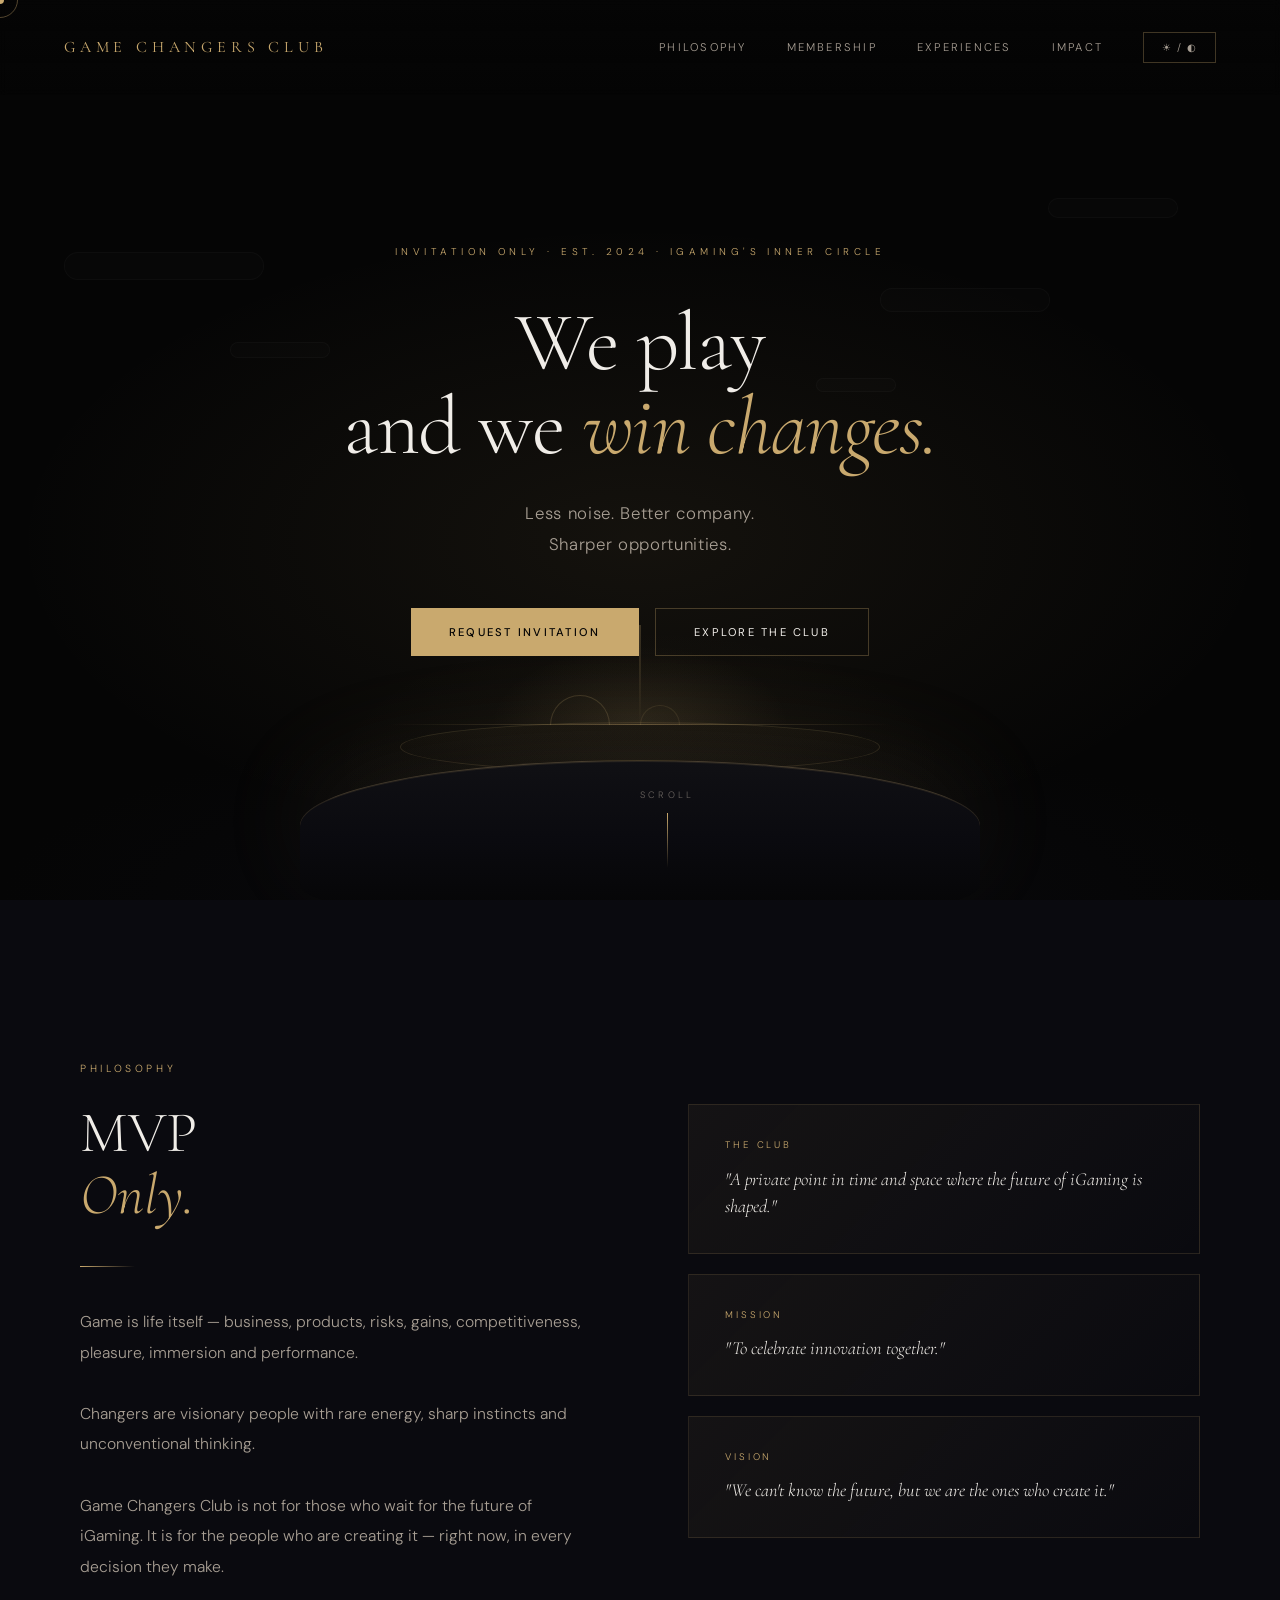
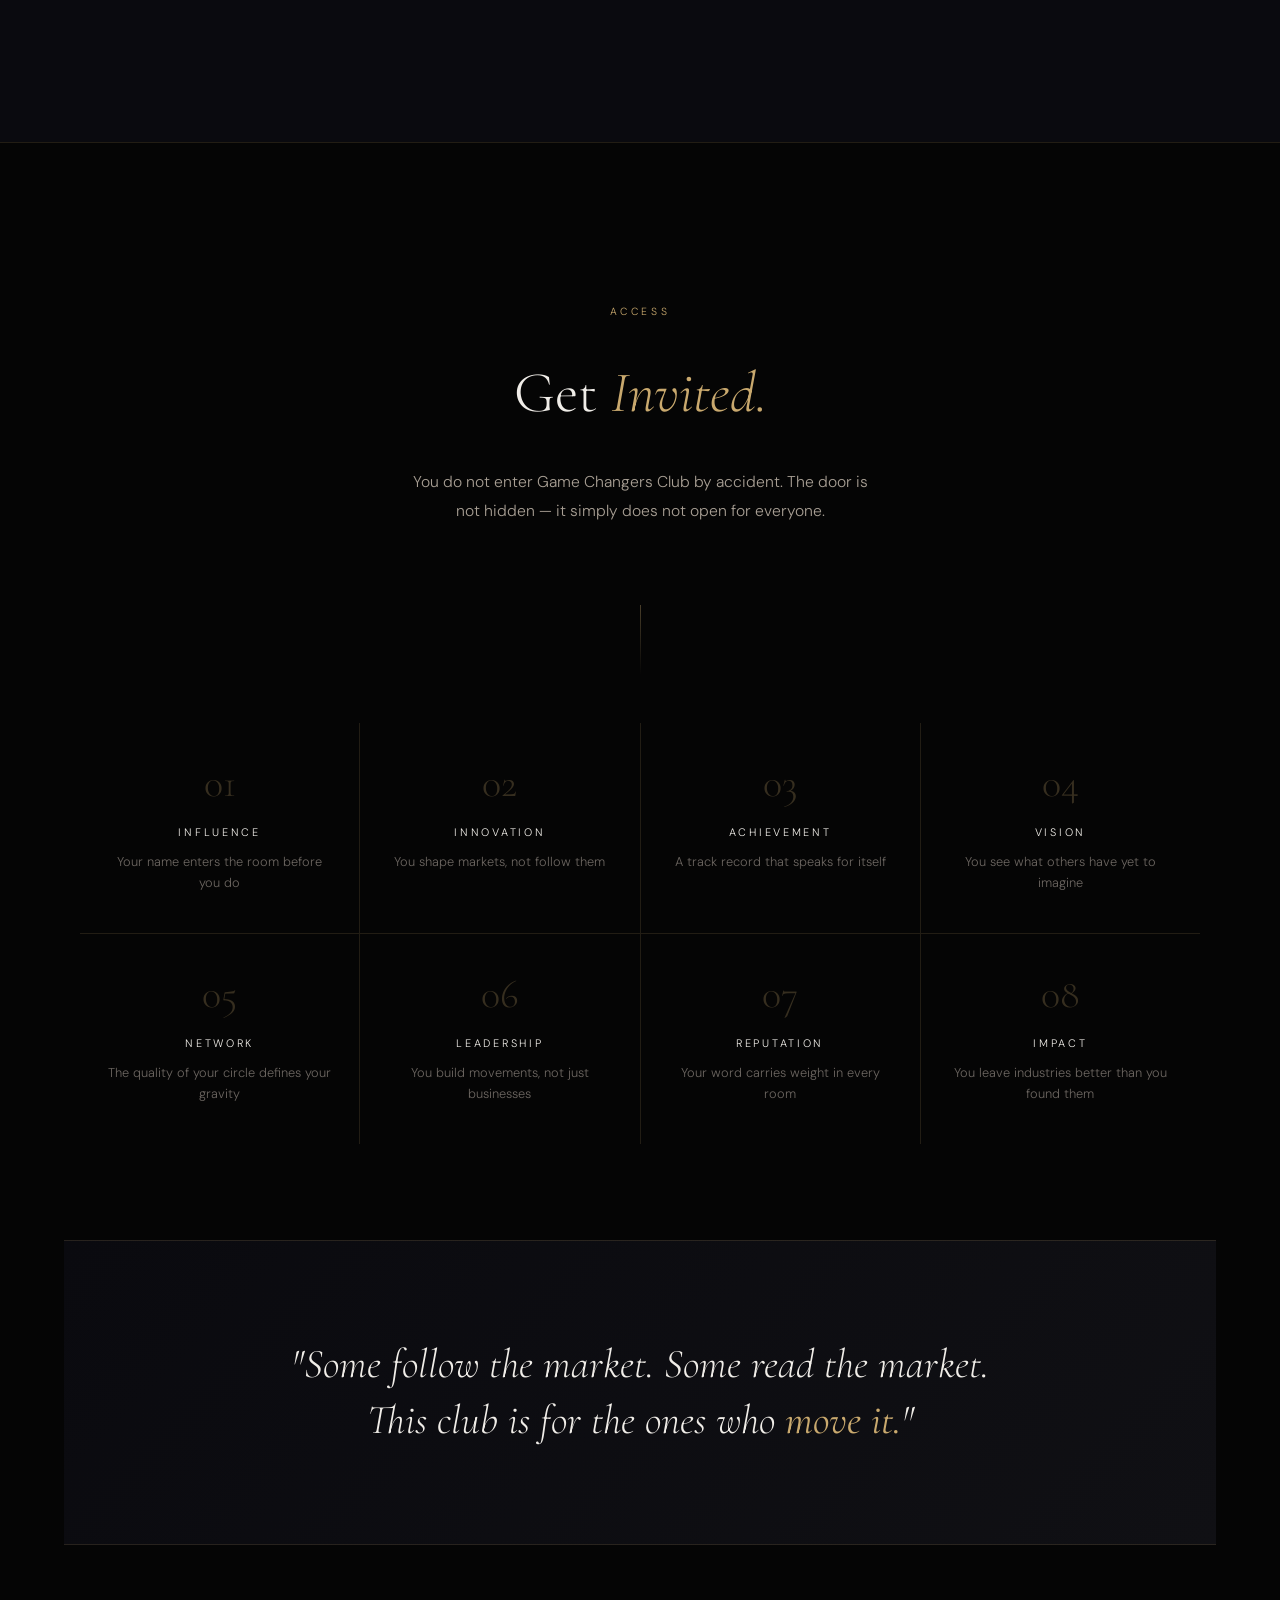
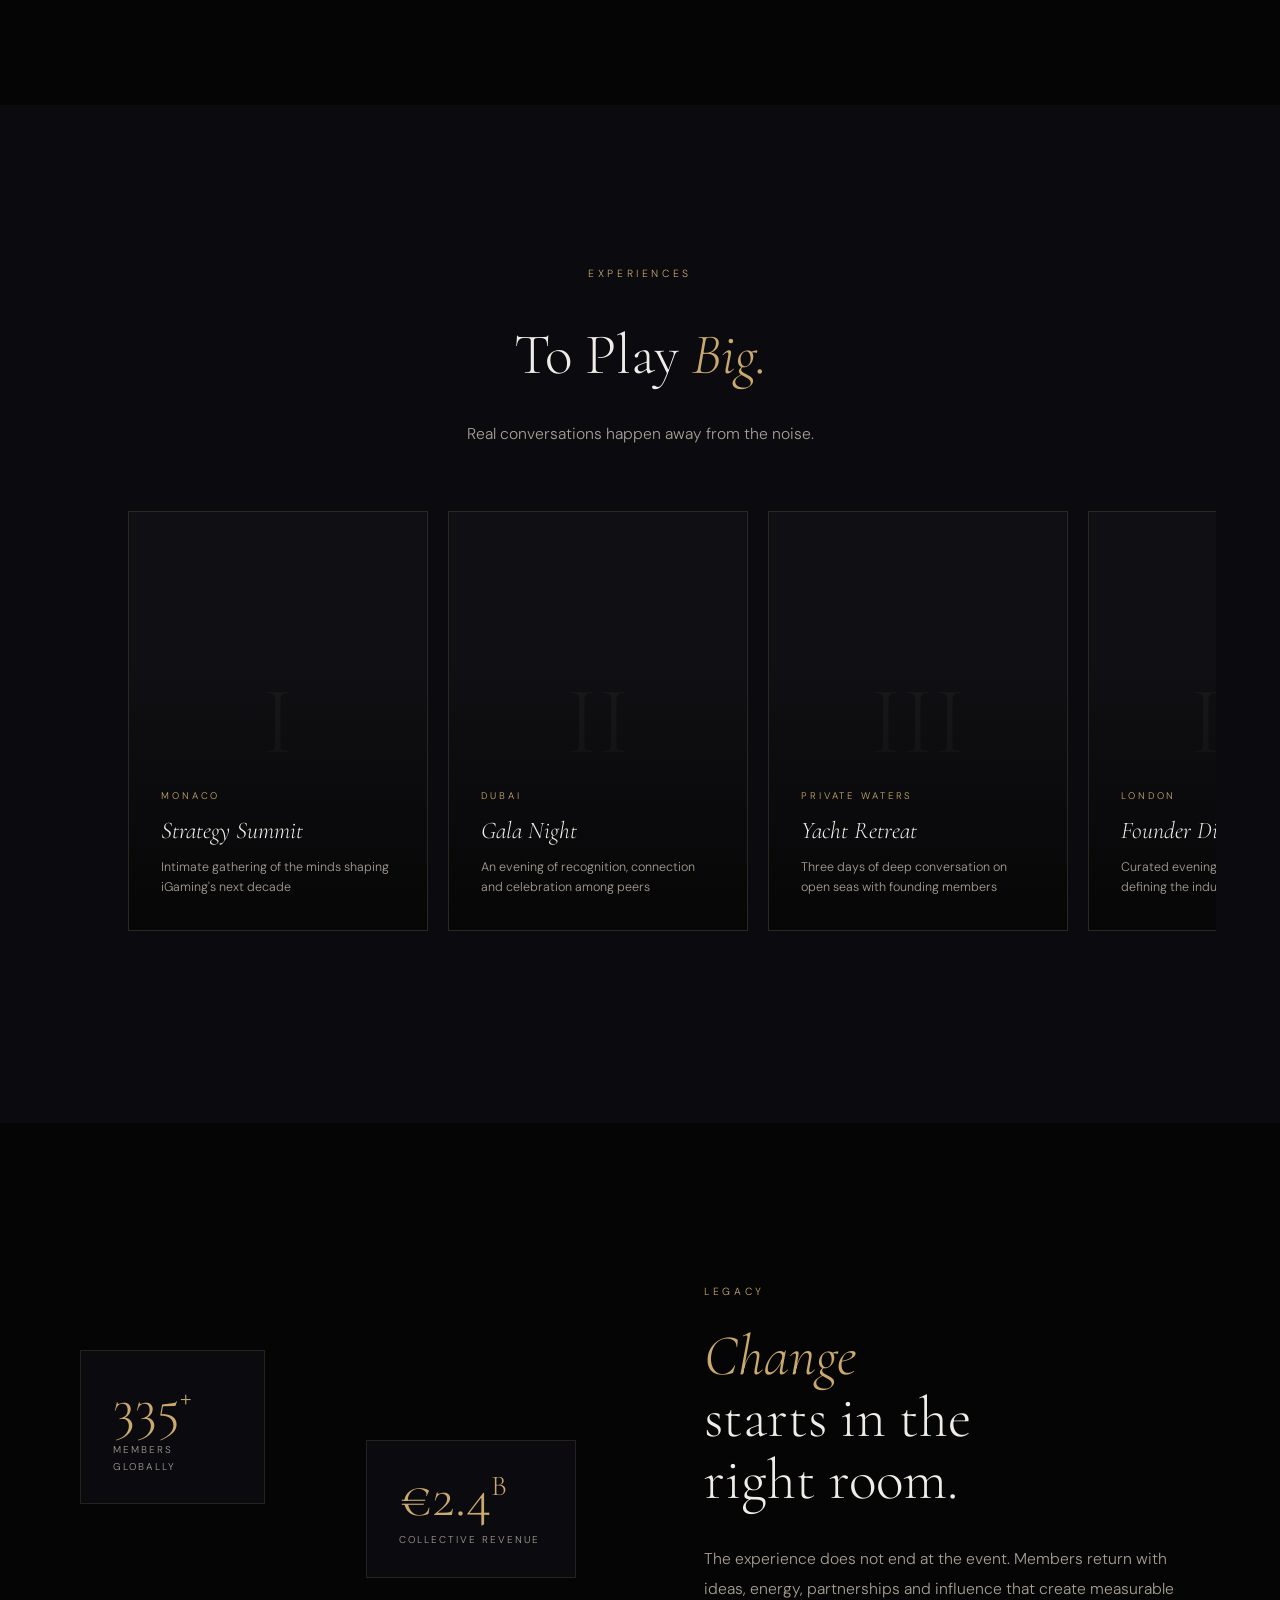
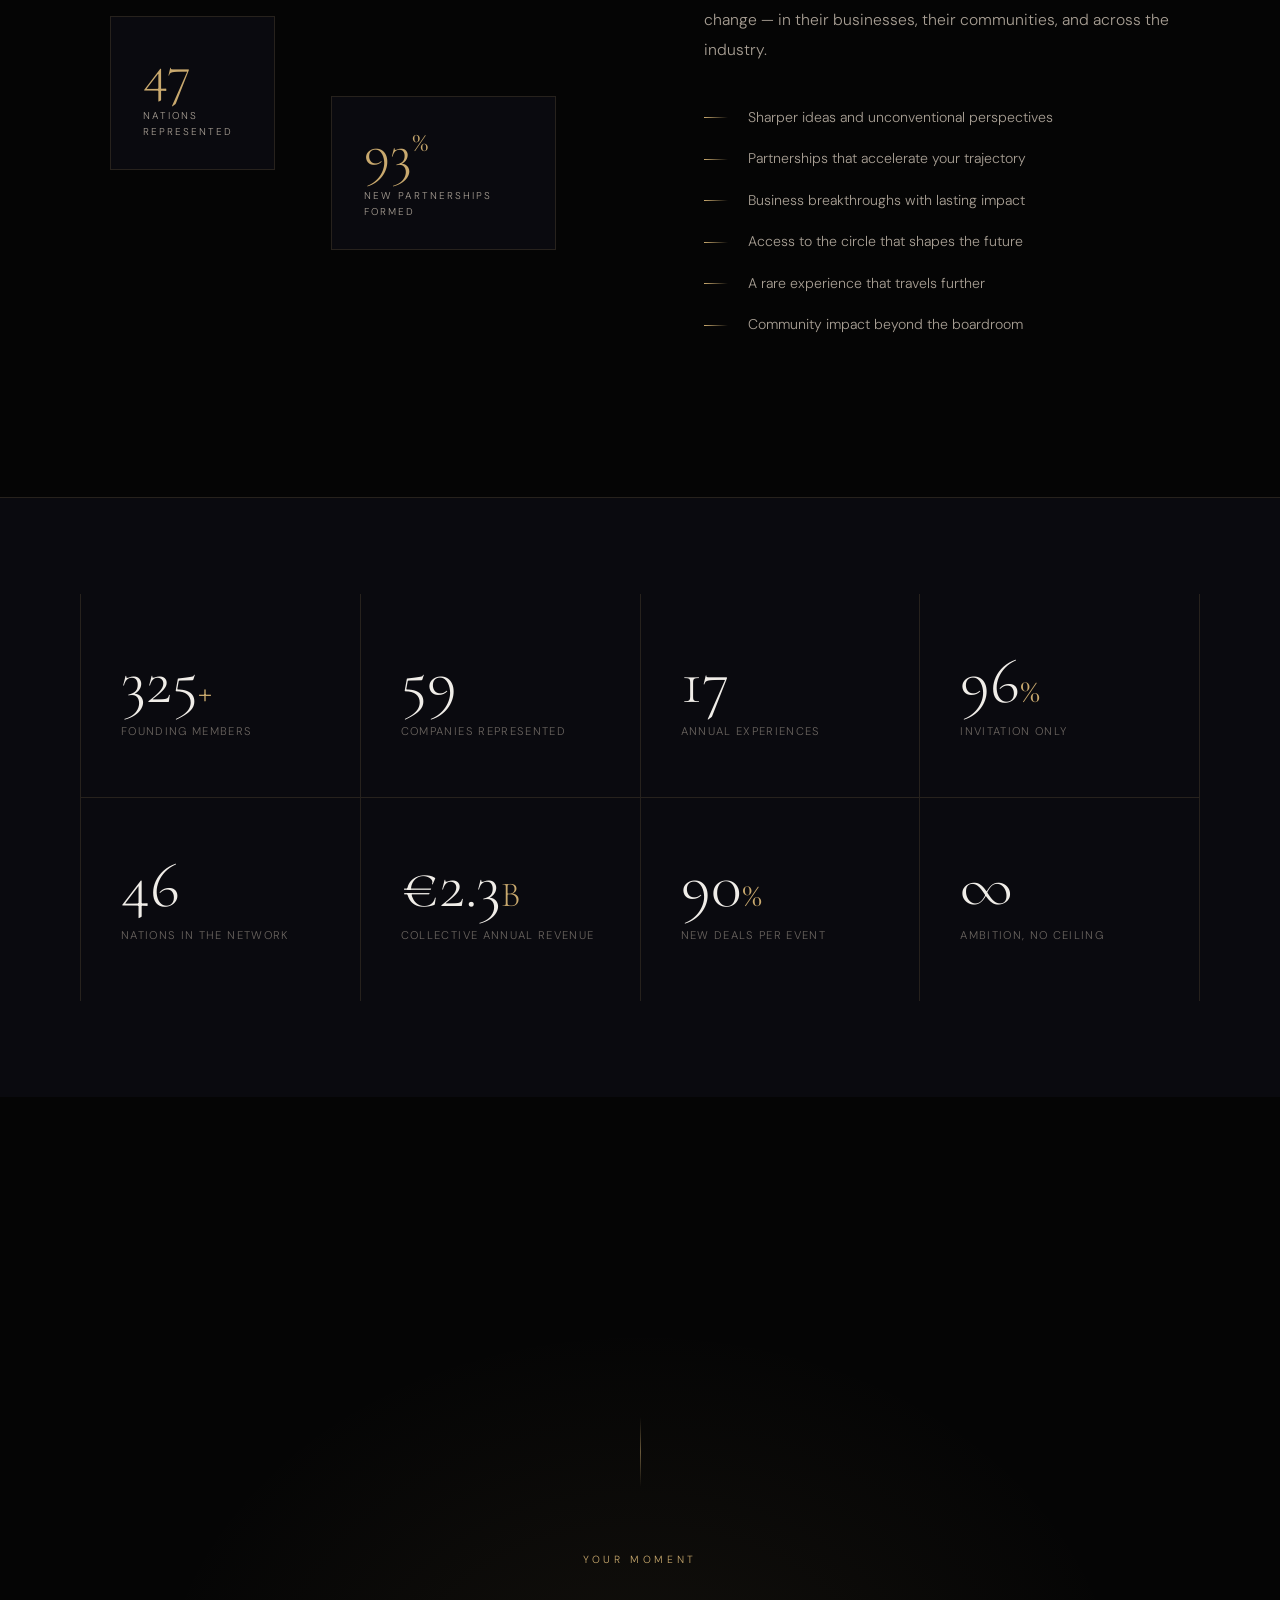
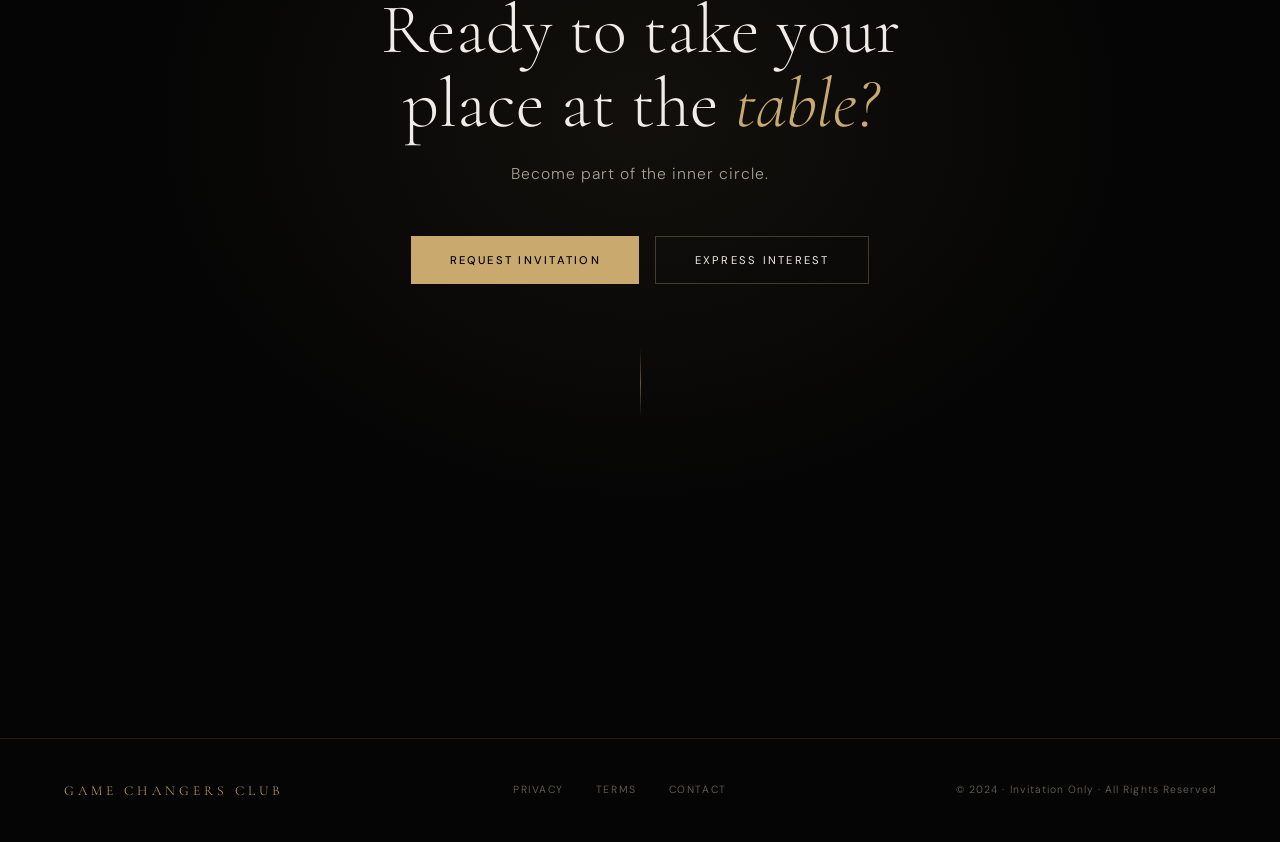
<file: index.html>
<!DOCTYPE html>
<html lang="en">
<head>
<meta charset="UTF-8">
<meta name="viewport" content="width=device-width, initial-scale=1.0">
<title>Game Changers Club — Invitation Only</title>
<link href="https://fonts.googleapis.com/css2?family=Cormorant+Garamond:ital,wght@0,300;0,400;0,600;1,300;1,400&family=DM+Sans:wght@300;400;500&display=swap" rel="stylesheet">
<style>
*,*::before,*::after{box-sizing:border-box;margin:0;padding:0}
:root{
  --bg:#050505;--bg2:#0A0A0F;--bg3:#101014;
  --gold:#C9A96E;--gold2:#E8C98A;--gold3:#F5E0B0;
  --text:#F0EDE8;--text2:#A89F94;--text3:#6B6560;
  --border:rgba(201,169,110,0.15);--border2:rgba(201,169,110,0.3);
  --glow:rgba(201,169,110,0.06);
  --ease:cubic-bezier(0.16,1,0.3,1);
}
[data-theme="light"]{
  --bg:#FAF8F5;--bg2:#F3F0EA;--bg3:#E8E4DC;
  --gold:#8B6A2E;--gold2:#C9A96E;--gold3:#6B4F1E;
  --text:#1A1714;--text2:#5C5448;--text3:#9A9086;
  --border:rgba(139,106,46,0.15);--border2:rgba(139,106,46,0.25);
  --glow:rgba(139,106,46,0.05);
}
html{scroll-behavior:smooth}
body{
  background:var(--bg);color:var(--text);
  font-family:'DM Sans',sans-serif;font-weight:300;
  line-height:1.7;overflow-x:hidden;
  transition:background 0.9s var(--ease),color 0.9s var(--ease);
  cursor:none;
}
*{cursor:none}

/* Custom cursor */
.cursor{position:fixed;width:8px;height:8px;background:var(--gold);border-radius:50%;pointer-events:none;z-index:9999;transform:translate(-50%,-50%);transition:transform 0.1s}
.cursor-ring{position:fixed;width:36px;height:36px;border:1px solid var(--gold);border-radius:50%;pointer-events:none;z-index:9998;opacity:0.4;transform:translate(-50%,-50%);transition:width 0.3s var(--ease),height 0.3s var(--ease),opacity 0.3s}

/* NAV */
nav{
  position:fixed;top:0;left:0;right:0;z-index:100;
  padding:2rem 4rem;display:flex;align-items:center;justify-content:space-between;
  background:linear-gradient(180deg,rgba(5,5,5,0.6) 0%,transparent 100%);
  backdrop-filter:blur(4px);
}
[data-theme="light"] nav{background:linear-gradient(180deg,rgba(250,248,245,0.7) 0%,transparent 100%)}
.nav-logo{font-family:'Cormorant Garamond',serif;font-size:1rem;letter-spacing:0.3em;color:var(--gold);text-transform:uppercase;font-weight:400}
.nav-links{display:flex;gap:2.5rem;align-items:center}
.nav-links a{font-size:0.7rem;letter-spacing:0.2em;text-transform:uppercase;color:var(--text2);text-decoration:none;transition:color 0.4s}
.nav-links a:hover{color:var(--gold)}
.theme-btn{background:none;border:1px solid var(--border2);color:var(--text2);font-size:0.65rem;letter-spacing:0.15em;text-transform:uppercase;padding:0.5rem 1.1rem;font-family:'DM Sans',sans-serif;font-weight:300;transition:all 0.4s}
.theme-btn:hover{border-color:var(--gold);color:var(--gold)}

/* HERO */
.hero{height:100vh;min-height:700px;display:flex;align-items:center;justify-content:center;text-align:center;position:relative;overflow:hidden}
.hero-atmosphere{
  position:absolute;inset:0;
  background:
    radial-gradient(ellipse 70% 50% at 50% 60%,rgba(201,169,110,0.08) 0%,transparent 70%),
    radial-gradient(ellipse 40% 25% at 50% 85%,rgba(201,169,110,0.05) 0%,transparent 60%),
    radial-gradient(ellipse 100% 40% at 50% 100%,rgba(10,10,15,0.8) 0%,transparent 50%);
}
/* Floating island */
.island-scene{position:absolute;bottom:-20px;left:50%;transform:translateX(-50%);width:100%;max-width:900px;height:380px;pointer-events:none}
.island-body{
  position:absolute;bottom:0;left:50%;transform:translateX(-50%);
  width:680px;height:160px;
  background:linear-gradient(180deg,var(--bg3) 0%,var(--bg2) 50%,var(--bg) 100%);
  border-radius:55% 55% 35% 35%/45% 45% 25% 25%;
  border-top:1px solid var(--border2);
  box-shadow:0 -30px 100px rgba(201,169,110,0.07),inset 0 1px 0 rgba(201,169,110,0.12);
}
.island-top{
  position:absolute;bottom:148px;left:50%;transform:translateX(-50%);
  width:480px;height:50px;
  background:linear-gradient(180deg,rgba(201,169,110,0.03) 0%,transparent 100%);
  border-radius:50%;border:1px solid var(--border);
}
.island-light{
  position:absolute;bottom:195px;left:50%;transform:translateX(-50%);
  width:300px;height:80px;
  background:radial-gradient(ellipse at 50% 100%,rgba(201,169,110,0.12),transparent 70%);
}
.island-spire{
  position:absolute;bottom:195px;left:50%;transform:translateX(-50%);
  width:1px;height:100px;
  background:linear-gradient(180deg,rgba(201,169,110,0.5),transparent);
}
.island-arch{
  position:absolute;bottom:195px;left:50%;transform:translateX(-50%) translateX(-60px);
  width:60px;height:30px;border:1px solid rgba(201,169,110,0.2);
  border-bottom:none;border-radius:30px 30px 0 0;
}
.island-arch2{
  position:absolute;bottom:195px;left:50%;transform:translateX(-50%) translateX(20px);
  width:40px;height:20px;border:1px solid rgba(201,169,110,0.12);
  border-bottom:none;border-radius:20px 20px 0 0;
}
.glow-horizon{
  position:absolute;bottom:195px;left:50%;transform:translateX(-50%);
  width:500px;height:1px;
  background:linear-gradient(90deg,transparent,var(--gold),transparent);
  opacity:0.35;
}
/* Clouds */
.cloud{position:absolute;border-radius:60px;background:rgba(255,255,255,0.012);border:1px solid rgba(255,255,255,0.025)}
[data-theme="light"] .cloud{background:rgba(0,0,0,0.03);border:1px solid rgba(0,0,0,0.05)}
.c1{width:200px;height:28px;top:28%;left:5%;animation:cloudDrift1 20s ease-in-out infinite}
.c2{width:130px;height:20px;top:22%;right:8%;animation:cloudDrift2 25s ease-in-out infinite}
.c3{width:100px;height:16px;top:38%;left:18%;animation:cloudDrift1 30s ease-in-out infinite 5s}
.c4{width:170px;height:24px;top:32%;right:18%;animation:cloudDrift2 22s ease-in-out infinite 3s}
.c5{width:80px;height:14px;top:42%;right:30%;animation:cloudDrift1 18s ease-in-out infinite 8s}
@keyframes cloudDrift1{0%,100%{transform:translateX(0) translateY(0)}50%{transform:translateX(25px) translateY(-10px)}}
@keyframes cloudDrift2{0%,100%{transform:translateX(0) translateY(0)}50%{transform:translateX(-20px) translateY(8px)}}

/* Particles */
.particle{position:absolute;width:1px;height:1px;background:var(--gold);border-radius:50%;opacity:0;animation:pFloat var(--pd,5s) ease-in-out infinite var(--delay,0s)}
@keyframes pFloat{0%{opacity:0;transform:translateY(0) translateX(0)}15%{opacity:0.8}80%{opacity:0.15}100%{opacity:0;transform:translateY(-150px) translateX(var(--dx,30px))}}

/* Hero content */
.hero-content{position:relative;z-index:2;max-width:680px;padding:0 2rem}
.hero-badge{font-size:0.62rem;letter-spacing:0.45em;text-transform:uppercase;color:var(--gold);margin-bottom:2.5rem;opacity:0;animation:revealUp 1.2s 0.4s var(--ease) forwards;display:block}
.hero-h1{
  font-family:'Cormorant Garamond',serif;
  font-size:clamp(3.2rem,6.5vw,6rem);line-height:1.02;
  font-weight:300;letter-spacing:-0.015em;color:var(--text);
  margin-bottom:1.75rem;opacity:0;
  animation:revealUp 1.4s 0.7s var(--ease) forwards;
}
.hero-h1 em{font-style:italic;color:var(--gold)}
.hero-p{
  font-size:1.05rem;color:var(--text2);letter-spacing:0.04em;
  line-height:1.85;margin-bottom:3rem;
  opacity:0;animation:revealUp 1.4s 1s var(--ease) forwards;
}
.hero-btns{
  display:flex;gap:1rem;justify-content:center;flex-wrap:wrap;
  opacity:0;animation:revealUp 1.4s 1.3s var(--ease) forwards;
}
.btn-gold{
  background:var(--gold);color:#050505;font-family:'DM Sans',sans-serif;
  font-size:0.7rem;letter-spacing:0.2em;text-transform:uppercase;
  border:none;padding:1rem 2.4rem;font-weight:500;
  transition:background 0.4s,transform 0.3s;
}
.btn-gold:hover{background:var(--gold2);transform:translateY(-2px)}
.btn-outline{
  background:none;border:1px solid var(--border2);color:var(--text);
  font-family:'DM Sans',sans-serif;font-size:0.7rem;letter-spacing:0.2em;
  text-transform:uppercase;padding:1rem 2.4rem;transition:all 0.4s;
}
.btn-outline:hover{border-color:var(--gold);color:var(--gold)}
@keyframes revealUp{from{opacity:0;transform:translateY(35px)}to{opacity:1;transform:translateY(0)}}

.scroll-hint{
  position:absolute;bottom:2rem;left:50%;transform:translateX(-50%);
  display:flex;flex-direction:column;align-items:center;gap:0.6rem;
  opacity:0;animation:revealUp 1s 2.2s ease forwards;
}
.scroll-hint-line{width:1px;height:55px;background:linear-gradient(180deg,var(--gold),transparent);animation:pulseDown 2s ease-in-out infinite}
.scroll-hint-text{font-size:0.58rem;letter-spacing:0.35em;text-transform:uppercase;color:var(--text3);order:-1}
@keyframes pulseDown{0%,100%{opacity:0.3;transform:scaleY(1)}50%{opacity:0.9;transform:scaleY(1.08)}}

/* SECTIONS */
.sp{padding:10rem 4rem}
.sp-sm{padding:6rem 4rem}
.inner{max-width:1120px;margin:0 auto}
.eyebrow{font-size:0.65rem;letter-spacing:0.35em;text-transform:uppercase;color:var(--gold);display:block;margin-bottom:1.5rem}
.serif{font-family:'Cormorant Garamond',serif}
.divider{width:55px;height:1px;background:linear-gradient(90deg,var(--gold),transparent);margin:2.5rem 0}
.section-rule{width:100%;height:1px;background:var(--border)}

/* MVP BLOCK */
.mvp{background:var(--bg2)}
.mvp-grid{display:grid;grid-template-columns:1fr 1fr;gap:6rem;align-items:center}
.mvp-h2{font-size:clamp(2.8rem,4.5vw,4.5rem);line-height:1.08;font-weight:300;margin-bottom:2rem}
.mvp-h2 em{font-style:italic;color:var(--gold)}
.mvp-body{color:var(--text2);line-height:1.95;font-size:0.98rem}
.cards-stack{display:flex;flex-direction:column;gap:1.25rem}
.phil-card{
  border:1px solid var(--border);padding:2rem 2.25rem;
  background:linear-gradient(135deg,var(--glow),transparent);
  transition:border-color 0.5s,transform 0.5s;position:relative;overflow:hidden;
}
.phil-card::before{content:'';position:absolute;top:0;left:0;right:0;height:1px;background:linear-gradient(90deg,transparent,var(--gold),transparent);opacity:0;transition:opacity 0.4s}
.phil-card:hover{border-color:var(--border2);transform:translateX(6px)}
.phil-card:hover::before{opacity:1}
.card-label{font-size:0.6rem;letter-spacing:0.3em;text-transform:uppercase;color:var(--gold);margin-bottom:0.75rem}
.card-text{font-family:'Cormorant Garamond',serif;font-size:1.15rem;font-style:italic;color:var(--text);line-height:1.5}

/* GET INVITED */
.invited{background:var(--bg)}
.invited-head{text-align:center;margin-bottom:5rem}
.invited-h2{font-size:clamp(2.8rem,4.5vw,4.5rem);font-weight:300;margin-bottom:1.5rem}
.invited-sub{font-size:0.98rem;color:var(--text2);max-width:480px;margin:0 auto;line-height:1.85}
.criteria-wrap{display:grid;grid-template-columns:repeat(4,1fr);gap:1px;background:var(--border)}
.criterion{
  background:var(--bg);padding:2.5rem 1.75rem;text-align:center;
  transition:background 0.4s;
}
.criterion:hover{background:var(--glow)}
.crit-n{
  font-family:'Cormorant Garamond',serif;
  font-size:2.5rem;color:var(--gold);opacity:0.25;line-height:1;margin-bottom:1.25rem;font-weight:300;
}
.crit-title{font-size:0.68rem;letter-spacing:0.25em;text-transform:uppercase;color:var(--text);margin-bottom:0.6rem}
.crit-desc{font-size:0.8rem;color:var(--text3);line-height:1.65}
.quote-stripe{
  margin-top:6rem;
  border-top:1px solid var(--border);border-bottom:1px solid var(--border);
  background:linear-gradient(135deg,var(--bg2),var(--bg3));
  padding:6rem 4rem;text-align:center;
}
.big-q{
  font-family:'Cormorant Garamond',serif;
  font-size:clamp(1.6rem,3.2vw,2.8rem);font-weight:300;font-style:italic;
  color:var(--text);line-height:1.35;max-width:820px;margin:0 auto;
}
.big-q strong{color:var(--gold);font-weight:400}

/* PLAY */
.play{background:var(--bg2)}
.play-head{text-align:center;margin-bottom:4rem}
.play-h2{font-size:clamp(2.8rem,4.5vw,4.5rem);font-weight:300;margin-bottom:1rem}
.events-row{
  display:flex;gap:1.25rem;overflow-x:auto;padding:0 4rem 2rem;
  scrollbar-width:none;-webkit-overflow-scrolling:touch;
}
.events-row::-webkit-scrollbar{display:none}
.ev-card{
  flex:0 0 300px;height:420px;position:relative;overflow:hidden;
  border:1px solid var(--border);background:var(--bg3);
  transition:border-color 0.4s,transform 0.5s;
}
.ev-card:hover{border-color:var(--border2);transform:translateY(-6px)}
.ev-roman{
  position:absolute;inset:0;display:flex;align-items:center;justify-content:center;
  font-family:'Cormorant Garamond',serif;font-size:6rem;color:var(--gold);
  opacity:0.06;font-weight:300;user-select:none;
}
.ev-overlay{
  position:absolute;inset:0;padding:2rem;
  display:flex;flex-direction:column;justify-content:flex-end;
  background:linear-gradient(180deg,transparent 35%,rgba(5,5,5,0.9) 100%);
}
[data-theme="light"] .ev-overlay{background:linear-gradient(180deg,transparent 35%,rgba(250,248,245,0.92) 100%)}
.ev-loc{font-size:0.6rem;letter-spacing:0.3em;text-transform:uppercase;color:var(--gold);margin-bottom:0.4rem}
.ev-title{font-family:'Cormorant Garamond',serif;font-size:1.5rem;font-weight:300;font-style:italic;color:var(--text);margin-bottom:0.4rem}
.ev-desc{font-size:0.78rem;color:var(--text2);line-height:1.6}

/* CHANGE */
.change-sec{background:var(--bg)}
.change-grid{display:grid;grid-template-columns:1fr 1fr;gap:8rem;align-items:center}
.change-visual{position:relative;height:520px}
.stat-float{position:absolute;border:1px solid var(--border);padding:1.75rem 2rem;background:var(--bg2)}
.stat-float:hover{border-color:var(--border2)}
.sf1{top:0;left:0;width:185px}
.sf2{top:90px;right:0;width:210px}
.sf3{bottom:100px;left:30px;width:165px}
.sf4{bottom:20px;right:20px;width:225px}
.stat-n{font-family:'Cormorant Garamond',serif;font-size:3.5rem;color:var(--gold);font-weight:300;line-height:1}
.stat-n sup{font-size:1.8rem}
.stat-l{font-size:0.62rem;letter-spacing:0.2em;text-transform:uppercase;color:var(--text2);margin-top:0.4rem}
.change-h2{font-size:clamp(2.8rem,4.5vw,4.5rem);font-weight:300;margin-bottom:2rem;line-height:1.08}
.change-h2 em{font-style:italic;color:var(--gold)}
.change-p{color:var(--text2);line-height:1.95;margin-bottom:2.5rem;font-size:0.98rem}
.change-list{list-style:none;display:flex;flex-direction:column;gap:1.1rem}
.change-list li{display:flex;align-items:center;gap:1.25rem;font-size:0.88rem;color:var(--text2)}
.change-list li::before{content:'';flex:0 0 24px;height:1px;background:linear-gradient(90deg,var(--gold),transparent)}

/* SOCIAL PROOF */
.social{background:var(--bg2);border-top:1px solid var(--border)}
.stats-grid{display:grid;grid-template-columns:repeat(4,1fr);gap:0;border-left:1px solid var(--border)}
.stat-box{border-right:1px solid var(--border);border-bottom:1px solid var(--border);padding:3.5rem 2.5rem}
.stat-box:nth-child(n+5){border-bottom:none}
.stat-big{font-family:'Cormorant Garamond',serif;font-size:4rem;font-weight:300;color:var(--text);line-height:1;margin-bottom:0.5rem}
.stat-big span{font-size:2.2rem;color:var(--gold)}
.stat-tag{font-size:0.7rem;letter-spacing:0.12em;text-transform:uppercase;color:var(--text3)}

/* CTA */
.cta-sec{background:var(--bg);text-align:center;padding:16rem 4rem;position:relative;overflow:hidden}
.cta-atm{
  position:absolute;inset:0;
  background:radial-gradient(ellipse 55% 45% at 50% 50%,rgba(201,169,110,0.07),transparent 70%);
}
[data-theme="light"] .cta-atm{background:radial-gradient(ellipse 55% 45% at 50% 50%,rgba(139,106,46,0.05),transparent 70%)}
.cta-hairline{width:1px;height:70px;background:linear-gradient(180deg,transparent,var(--gold),transparent);margin:4rem auto;opacity:0.5}
.cta-h2{font-size:clamp(3.2rem,5.5vw,5.5rem);font-weight:300;line-height:1.05;margin-bottom:1.25rem}
.cta-h2 em{font-style:italic;color:var(--gold)}
.cta-sub{font-size:0.98rem;color:var(--text2);margin-bottom:3rem;letter-spacing:0.06em}

/* FOOTER */
footer{
  background:var(--bg);border-top:1px solid var(--border);
  padding:2.5rem 4rem;display:flex;align-items:center;justify-content:space-between;
}
.ft-logo{font-family:'Cormorant Garamond',serif;font-size:0.85rem;letter-spacing:0.3em;color:var(--gold);text-transform:uppercase}
.ft-copy{font-size:0.65rem;color:var(--text3);letter-spacing:0.1em}
.ft-links{display:flex;gap:2rem}
.ft-links a{font-size:0.65rem;letter-spacing:0.15em;text-transform:uppercase;color:var(--text3);text-decoration:none;transition:color 0.3s}
.ft-links a:hover{color:var(--gold)}

/* REVEAL ANIMATIONS */
.reveal{opacity:0;transform:translateY(40px);transition:opacity 1s var(--ease),transform 1s var(--ease)}
.reveal.vis{opacity:1;transform:none}
.rd1{transition-delay:0.1s}.rd2{transition-delay:0.2s}.rd3{transition-delay:0.3s}.rd4{transition-delay:0.4s}

/* CONNECTOR */
.vert-line{width:1px;height:70px;background:linear-gradient(180deg,var(--gold),transparent);margin:0 auto;opacity:0.35}

/* RESPONSIVE */
@media(max-width:960px){
  .mvp-grid,.change-grid{grid-template-columns:1fr;gap:4rem}
  .criteria-wrap{grid-template-columns:repeat(2,1fr)}
  .stats-grid{grid-template-columns:repeat(2,1fr)}
  .sp{padding:7rem 2rem}
  nav{padding:1.5rem 2rem}
  .nav-links a:not(.theme-btn){display:none}
  .events-row{padding:0 2rem 2rem}
  .change-visual{height:340px}
  .sf1{width:150px}.sf2{width:170px}.sf3{width:140px}.sf4{width:185px}
  .stat-n{font-size:2.8rem}
  footer{flex-direction:column;gap:1rem;text-align:center}
  .ft-links{justify-content:center}
}
@media(max-width:600px){
  .criteria-wrap{grid-template-columns:1fr 1fr}
  .stats-grid{grid-template-columns:1fr 1fr}
  .island-body{width:340px;height:100px}
  .island-top{width:260px;height:35px;bottom:92px}
  .glow-horizon{width:300px;bottom:130px}
}
</style>
</head>
<body>

<div class="cursor" id="cur"></div>
<div class="cursor-ring" id="curRing"></div>

<!-- NAV -->
<nav>
  <div class="nav-logo">Game Changers Club</div>
  <div class="nav-links">
    <a href="#mvp">Philosophy</a>
    <a href="#invited">Membership</a>
    <a href="#play">Experiences</a>
    <a href="#change">Impact</a>
    <button class="theme-btn" onclick="toggleTheme()">☀ / ◐</button>
  </div>
</nav>

<!-- HERO -->
<section class="hero" id="hero">
  <div class="hero-atmosphere"></div>

  <div class="cloud c1"></div>
  <div class="cloud c2"></div>
  <div class="cloud c3"></div>
  <div class="cloud c4"></div>
  <div class="cloud c5"></div>

  <div class="island-scene" id="islandScene">
    <div class="island-light"></div>
    <div class="glow-horizon"></div>
    <div class="island-spire"></div>
    <div class="island-arch"></div>
    <div class="island-arch2"></div>
    <div class="island-top"></div>
    <div class="island-body"></div>
  </div>

  <div class="hero-content">
    <span class="hero-badge">Invitation Only · Est. 2024 · iGaming's Inner Circle</span>
    <h1 class="hero-h1">We play<br>and we <em>win changes.</em></h1>
    <p class="hero-p">Less noise. Better company.<br>Sharper opportunities.</p>
    <div class="hero-btns">
      <button class="btn-gold">Request Invitation</button>
      <button class="btn-outline">Explore the Club</button>
    </div>
  </div>

  <div class="scroll-hint">
    <span class="scroll-hint-text">Scroll</span>
    <div class="scroll-hint-line"></div>
  </div>
</section>

<!-- MVP -->
<section class="sp mvp" id="mvp">
  <div class="inner">
    <div class="mvp-grid">
      <div class="reveal">
        <span class="eyebrow">Philosophy</span>
        <h2 class="mvp-h2 serif">MVP<br><em>Only.</em></h2>
        <div class="divider"></div>
        <p class="mvp-body">Game is life itself — business, products, risks, gains, competitiveness, pleasure, immersion and performance.<br><br>Changers are visionary people with rare energy, sharp instincts and unconventional thinking.<br><br>Game Changers Club is not for those who wait for the future of iGaming. It is for the people who are creating it — right now, in every decision they make.</p>
      </div>
      <div class="cards-stack reveal rd2">
        <div class="phil-card">
          <div class="card-label">The Club</div>
          <div class="card-text">"A private point in time and space where the future of iGaming is shaped."</div>
        </div>
        <div class="phil-card">
          <div class="card-label">Mission</div>
          <div class="card-text">"To celebrate innovation together."</div>
        </div>
        <div class="phil-card">
          <div class="card-label">Vision</div>
          <div class="card-text">"We can't know the future, but we are the ones who create it."</div>
        </div>
      </div>
    </div>
  </div>
</section>

<div class="section-rule"></div>

<!-- GET INVITED -->
<section class="sp invited" id="invited">
  <div class="inner">
    <div class="invited-head reveal">
      <span class="eyebrow">Access</span>
      <h2 class="invited-h2 serif">Get <em style="font-style:italic;color:var(--gold)">Invited.</em></h2>
      <p class="invited-sub">You do not enter Game Changers Club by accident. The door is not hidden — it simply does not open for everyone.</p>
    </div>
    <div class="vert-line"></div>
    <div style="height:3rem"></div>
    <div class="criteria-wrap reveal">
      <div class="criterion"><div class="crit-n">01</div><div class="crit-title">Influence</div><div class="crit-desc">Your name enters the room before you do</div></div>
      <div class="criterion"><div class="crit-n">02</div><div class="crit-title">Innovation</div><div class="crit-desc">You shape markets, not follow them</div></div>
      <div class="criterion"><div class="crit-n">03</div><div class="crit-title">Achievement</div><div class="crit-desc">A track record that speaks for itself</div></div>
      <div class="criterion"><div class="crit-n">04</div><div class="crit-title">Vision</div><div class="crit-desc">You see what others have yet to imagine</div></div>
      <div class="criterion"><div class="crit-n">05</div><div class="crit-title">Network</div><div class="crit-desc">The quality of your circle defines your gravity</div></div>
      <div class="criterion"><div class="crit-n">06</div><div class="crit-title">Leadership</div><div class="crit-desc">You build movements, not just businesses</div></div>
      <div class="criterion"><div class="crit-n">07</div><div class="crit-title">Reputation</div><div class="crit-desc">Your word carries weight in every room</div></div>
      <div class="criterion"><div class="crit-n">08</div><div class="crit-title">Impact</div><div class="crit-desc">You leave industries better than you found them</div></div>
    </div>
  </div>
  <div class="quote-stripe reveal">
    <p class="big-q">"Some follow the market. Some read the market.<br>This club is for the ones who <strong>move it.</strong>"</p>
  </div>
</section>

<!-- PLAY -->
<section class="sp play" id="play">
  <div class="play-head inner reveal">
    <span class="eyebrow">Experiences</span>
    <h2 class="play-h2 serif">To Play <em style="font-style:italic;color:var(--gold)">Big.</em></h2>
    <p style="color:var(--text2);font-size:0.98rem">Real conversations happen away from the noise.</p>
  </div>
  <div class="events-row">
    <div class="ev-card"><div class="ev-roman">I</div><div class="ev-overlay"><div class="ev-loc">Monaco</div><div class="ev-title">Strategy Summit</div><div class="ev-desc">Intimate gathering of the minds shaping iGaming's next decade</div></div></div>
    <div class="ev-card"><div class="ev-roman">II</div><div class="ev-overlay"><div class="ev-loc">Dubai</div><div class="ev-title">Gala Night</div><div class="ev-desc">An evening of recognition, connection and celebration among peers</div></div></div>
    <div class="ev-card"><div class="ev-roman">III</div><div class="ev-overlay"><div class="ev-loc">Private Waters</div><div class="ev-title">Yacht Retreat</div><div class="ev-desc">Three days of deep conversation on open seas with founding members</div></div></div>
    <div class="ev-card"><div class="ev-roman">IV</div><div class="ev-overlay"><div class="ev-loc">London</div><div class="ev-title">Founder Dinners</div><div class="ev-desc">Curated evenings with eight operators defining the industry's future</div></div></div>
    <div class="ev-card"><div class="ev-roman">V</div><div class="ev-overlay"><div class="ev-loc">Ibiza</div><div class="ev-title">Padel & Power</div><div class="ev-desc">Sport, competition and the deals made between games</div></div></div>
    <div class="ev-card"><div class="ev-roman">VI</div><div class="ev-overlay"><div class="ev-loc">Private Island</div><div class="ev-title">Annual Retreat</div><div class="ev-desc">A week away from the world to think bigger than you ever have</div></div></div>
    <div class="ev-card"><div class="ev-roman">VII</div><div class="ev-overlay"><div class="ev-loc">Helicopter</div><div class="ev-title">VIP Transfers</div><div class="ev-desc">Because the journey is part of the experience</div></div></div>
  </div>
</section>

<!-- CHANGE -->
<section class="sp change-sec" id="change">
  <div class="inner">
    <div class="change-grid">
      <div class="change-visual reveal">
        <div class="stat-float sf1">
          <div class="stat-n">340<sup>+</sup></div>
          <div class="stat-l">Members Globally</div>
        </div>
        <div class="stat-float sf2">
          <div class="stat-n">€2.4<sup>B</sup></div>
          <div class="stat-l">Collective Revenue</div>
        </div>
        <div class="stat-float sf3">
          <div class="stat-n">48</div>
          <div class="stat-l">Nations Represented</div>
        </div>
        <div class="stat-float sf4">
          <div class="stat-n">94<sup>%</sup></div>
          <div class="stat-l">New Partnerships Formed</div>
        </div>
      </div>
      <div class="reveal rd2">
        <span class="eyebrow">Legacy</span>
        <h2 class="change-h2 serif"><em>Change</em><br>starts in the<br>right room.</h2>
        <p class="change-p">The experience does not end at the event. Members return with ideas, energy, partnerships and influence that create measurable change — in their businesses, their communities, and across the industry.</p>
        <ul class="change-list">
          <li>Sharper ideas and unconventional perspectives</li>
          <li>Partnerships that accelerate your trajectory</li>
          <li>Business breakthroughs with lasting impact</li>
          <li>Access to the circle that shapes the future</li>
          <li>A rare experience that travels further</li>
          <li>Community impact beyond the boardroom</li>
        </ul>
      </div>
    </div>
  </div>
</section>

<!-- SOCIAL PROOF -->
<section class="sp-sm social">
  <div class="inner">
    <div class="stats-grid">
      <div class="stat-box reveal">
        <div class="stat-big">340<span>+</span></div>
        <div class="stat-tag">Founding Members</div>
      </div>
      <div class="stat-box reveal rd1">
        <div class="stat-big">62</div>
        <div class="stat-tag">Companies Represented</div>
      </div>
      <div class="stat-box reveal rd2">
        <div class="stat-big">18</div>
        <div class="stat-tag">Annual Experiences</div>
      </div>
      <div class="stat-box reveal rd3">
        <div class="stat-big">100<span>%</span></div>
        <div class="stat-tag">Invitation Only</div>
      </div>
      <div class="stat-box reveal">
        <div class="stat-big">48</div>
        <div class="stat-tag">Nations in the Network</div>
      </div>
      <div class="stat-box reveal rd1">
        <div class="stat-big">€2.4<span>B</span></div>
        <div class="stat-tag">Collective Annual Revenue</div>
      </div>
      <div class="stat-box reveal rd2">
        <div class="stat-big">94<span>%</span></div>
        <div class="stat-tag">New Deals Per Event</div>
      </div>
      <div class="stat-box reveal rd3">
        <div class="stat-big">∞</div>
        <div class="stat-tag">Ambition, No Ceiling</div>
      </div>
    </div>
  </div>
</section>

<!-- CTA -->
<section class="cta-sec">
  <div class="cta-atm"></div>
  <div style="position:relative;z-index:2">
    <div class="cta-hairline"></div>
    <span class="eyebrow reveal" style="display:block;margin-bottom:1.5rem">Your Moment</span>
    <h2 class="cta-h2 serif reveal">Ready to take your<br>place at the <em>table?</em></h2>
    <p class="cta-sub reveal">Become part of the inner circle.</p>
    <div class="hero-btns reveal" style="margin-top:2.5rem">
      <button class="btn-gold">Request Invitation</button>
      <button class="btn-outline">Express Interest</button>
    </div>
    <div class="cta-hairline"></div>
  </div>
</section>

<!-- FOOTER -->
<footer>
  <div class="ft-logo">Game Changers Club</div>
  <div class="ft-links">
    <a href="#">Privacy</a>
    <a href="#">Terms</a>
    <a href="#">Contact</a>
  </div>
  <div class="ft-copy">© 2024 · Invitation Only · All Rights Reserved</div>
</footer>

<script>
/* Custom cursor */
const cur=document.getElementById('cur');
const ring=document.getElementById('curRing');
let mx=0,my=0,rx=0,ry=0;
document.addEventListener('mousemove',e=>{
  mx=e.clientX;my=e.clientY;
  cur.style.left=mx+'px';cur.style.top=my+'px';
});
(function animRing(){
  rx+=(mx-rx)*0.12;ry+=(my-ry)*0.12;
  ring.style.left=rx+'px';ring.style.top=ry+'px';
  requestAnimationFrame(animRing);
})();
document.querySelectorAll('button,a,.ev-card,.phil-card,.criterion,.stat-float').forEach(el=>{
  el.addEventListener('mouseenter',()=>{ring.style.width='56px';ring.style.height='56px';ring.style.opacity='0.65'});
  el.addEventListener('mouseleave',()=>{ring.style.width='36px';ring.style.height='36px';ring.style.opacity='0.4'});
});

/* Theme */
function toggleTheme(){
  const h=document.documentElement;
  h.getAttribute('data-theme')==='light'?h.removeAttribute('data-theme'):h.setAttribute('data-theme','light');
}
window.toggleTheme=toggleTheme;

/* Scroll reveal */
const obs=new IntersectionObserver(entries=>{
  entries.forEach(e=>{if(e.isIntersecting)e.target.classList.add('vis')});
},{threshold:0.08,rootMargin:'0px 0px -40px 0px'});
document.querySelectorAll('.reveal').forEach(el=>obs.observe(el));

/* Parallax */
let ticking=false;
window.addEventListener('scroll',()=>{
  if(!ticking){
    requestAnimationFrame(()=>{
      const y=window.scrollY;
      const is=document.getElementById('islandScene');
      if(is)is.style.transform=`translateX(-50%) translateY(${y*0.15}px)`;
      document.querySelectorAll('.cloud').forEach((c,i)=>{
        c.style.transform=`translateY(${y*(0.04+i*0.015)}px)`;
      });
      ticking=false;
    });
    ticking=true;
  }
});

/* Particles */
const hero=document.getElementById('hero');
for(let i=0;i<24;i++){
  const p=document.createElement('div');
  p.className='particle';
  const x=15+Math.random()*70;
  const bot=180+Math.random()*80;
  const dur=(4+Math.random()*5).toFixed(1);
  const delay=(Math.random()*8).toFixed(1);
  const dx=((Math.random()-0.5)*100).toFixed(0);
  p.style.cssText=`left:${x}%;bottom:${bot}px;--pd:${dur}s;--delay:${delay}s;--dx:${dx}px`;
  hero.appendChild(p);
}

/* Counter animation */
const counters=document.querySelectorAll('.stat-big,.stat-n');
const counterObs=new IntersectionObserver(entries=>{
  entries.forEach(e=>{
    if(e.isIntersecting&&!e.target.dataset.animated){
      e.target.dataset.animated='1';
      const el=e.target;
      const orig=el.innerHTML;
      const num=parseFloat(el.textContent.replace(/[^0-9.]/g,''));
      if(!isNaN(num)&&num>0&&num<10000){
        let start=0;const dur=1500;const startTime=performance.now();
        const hasDec=el.textContent.includes('.');
        const inner=el.innerHTML;
        function frame(now){
          const p=Math.min((now-startTime)/dur,1);
          const ease=1-Math.pow(1-p,4);
          const val=num*ease;
          const display=hasDec?val.toFixed(1):Math.round(val);
          el.innerHTML=inner.replace(num.toString().replace('.',hasDec?'.':'X'),display.toString());
          if(p<1)requestAnimationFrame(frame);
          else el.innerHTML=inner;
        }
        requestAnimationFrame(frame);
      }
    }
  });
},{threshold:0.3});
counters.forEach(c=>counterObs.observe(c));
</script>
</body>
</html>
</file>
